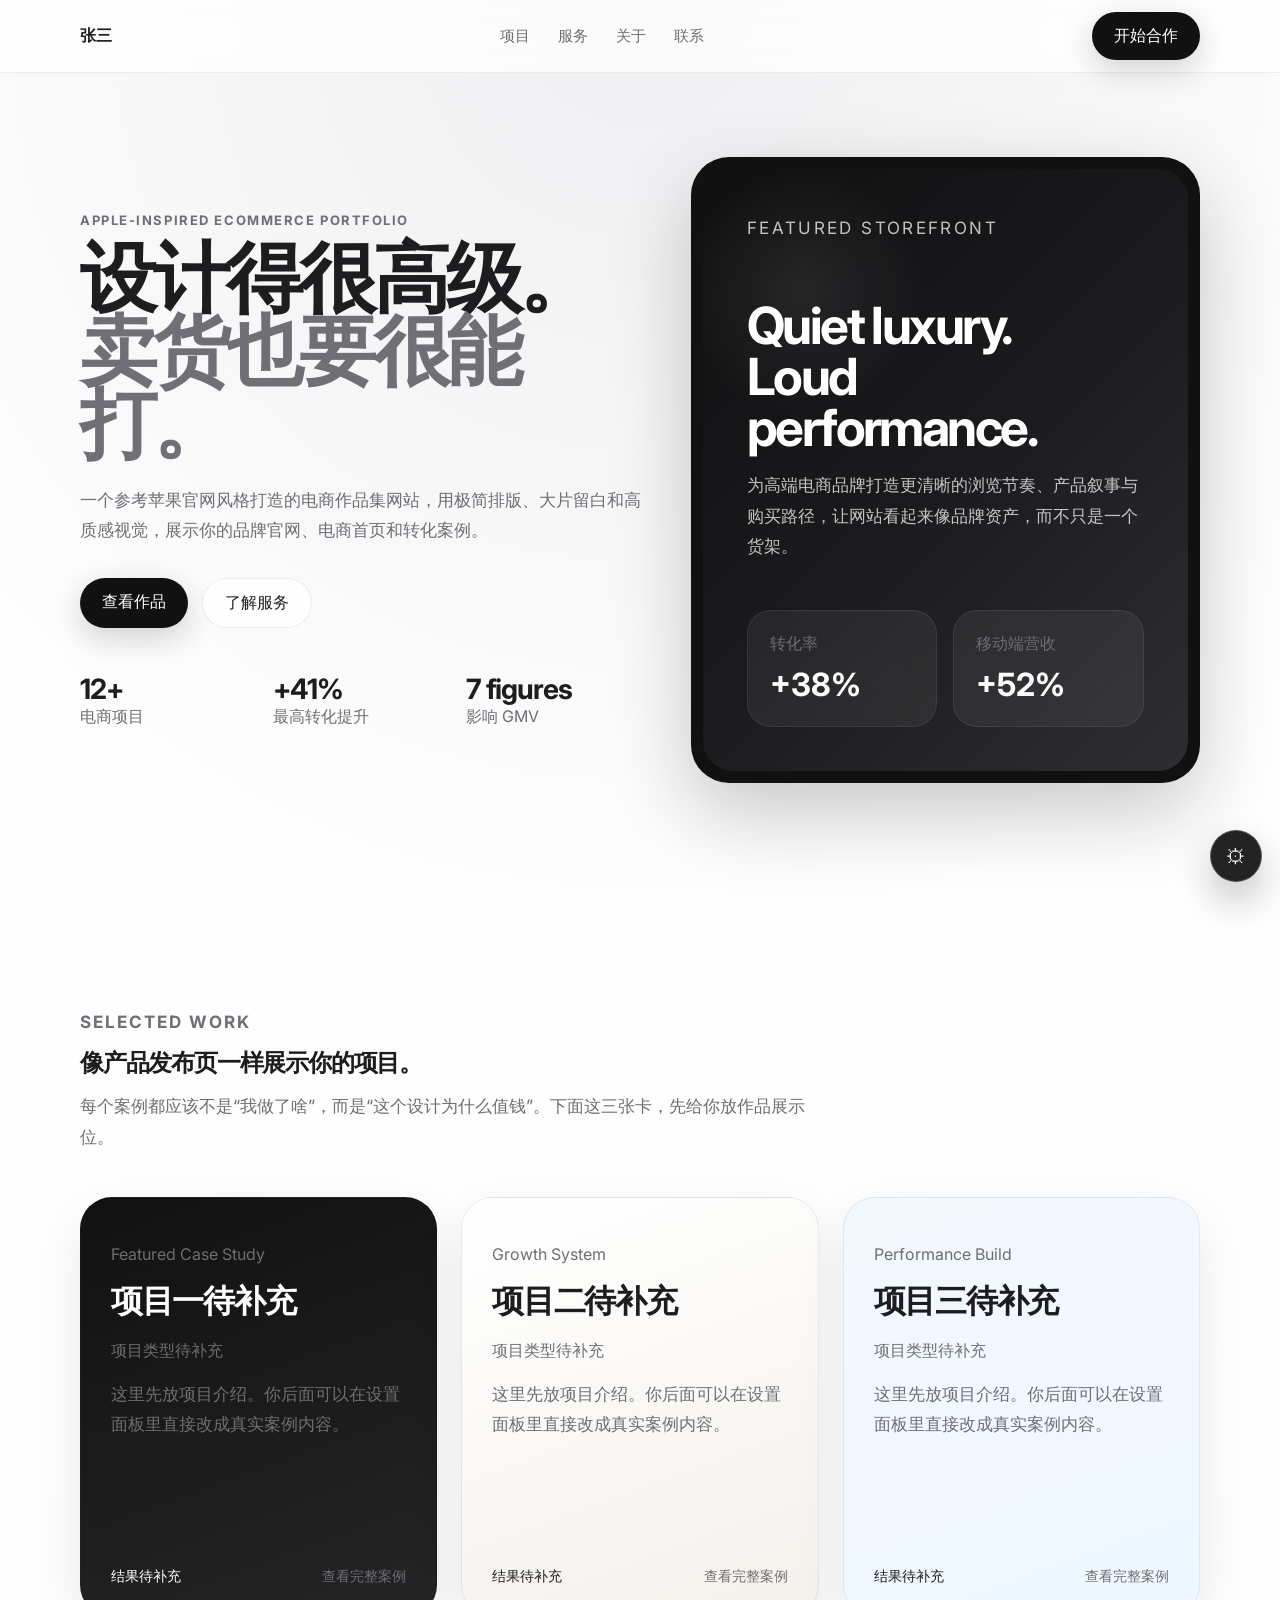
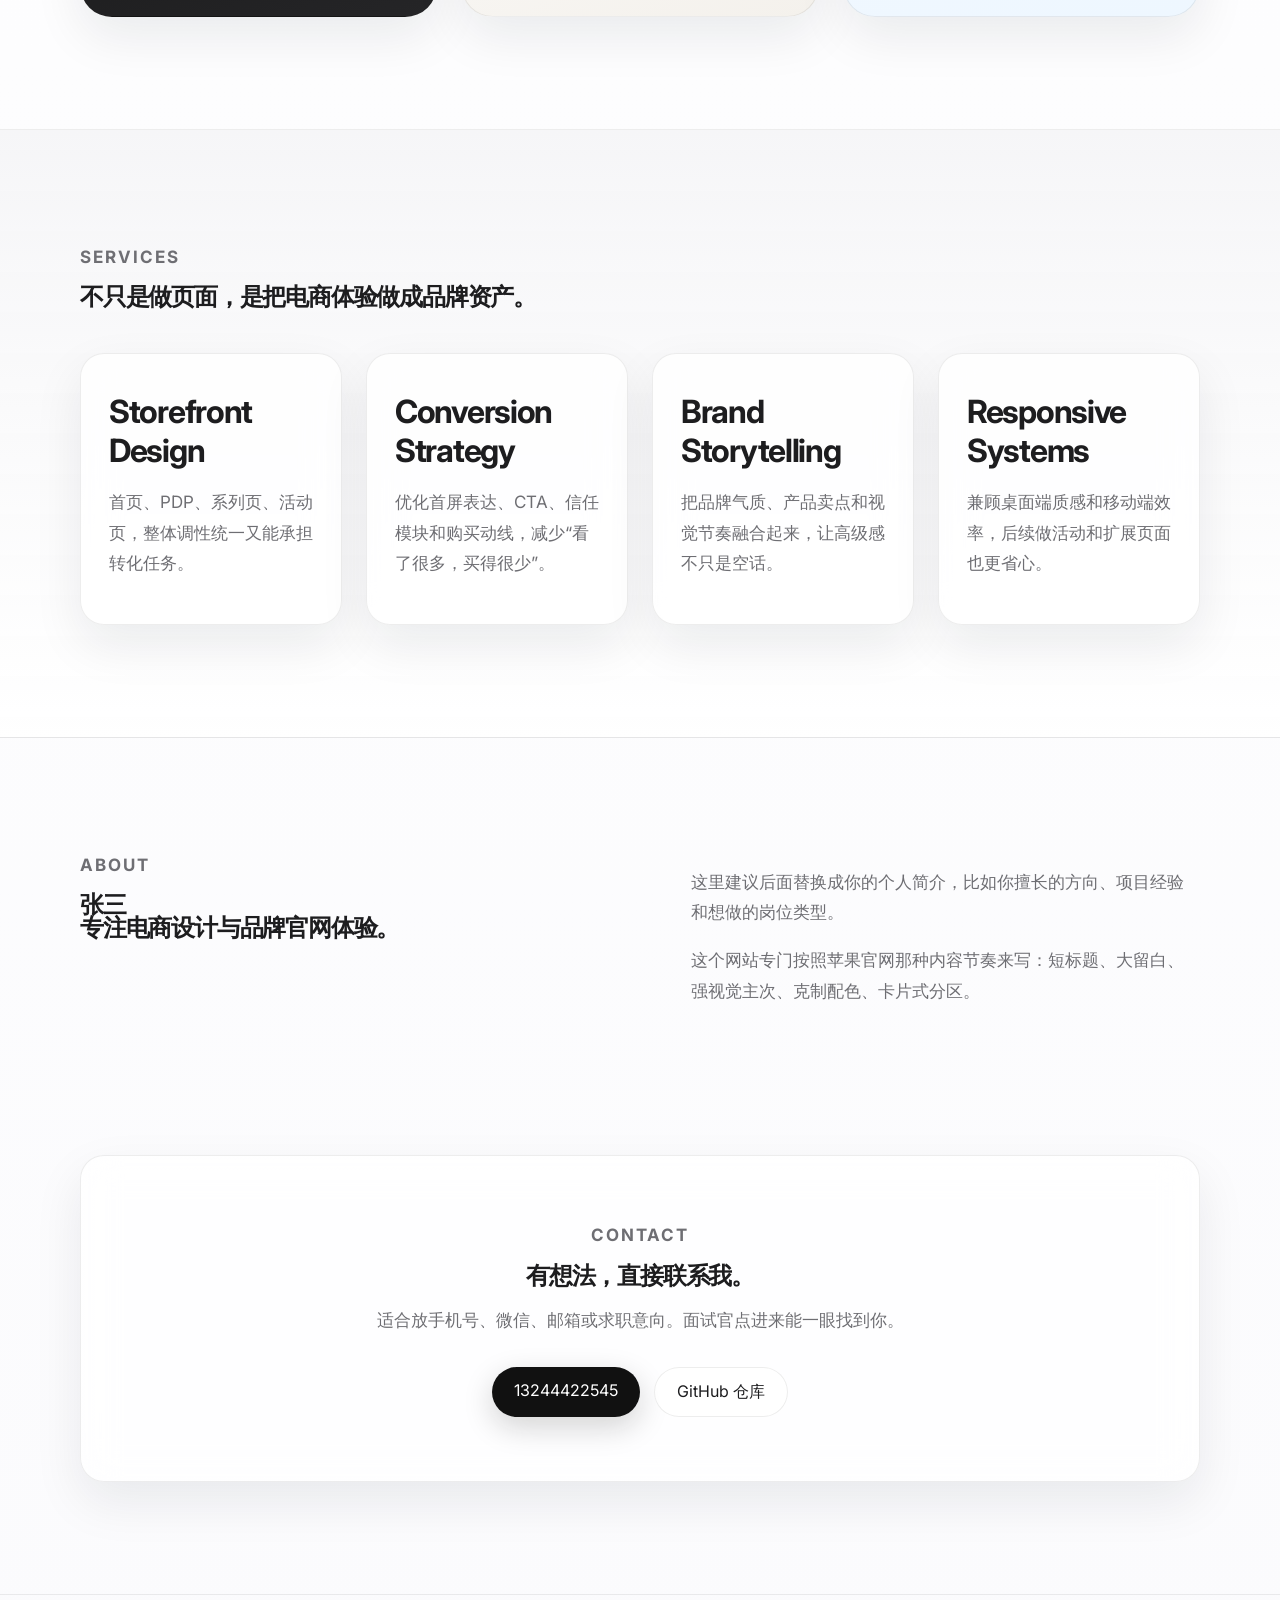
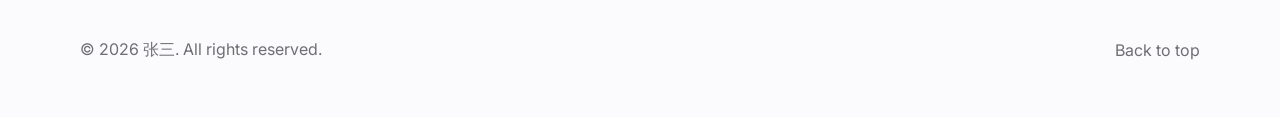
<file: index.html>
<!DOCTYPE html>
<html lang="zh-CN">
  <head>
    <meta charset="UTF-8" />
    <meta name="viewport" content="width=device-width, initial-scale=1.0" />
    <title>张三｜电商作品集</title>
    <meta name="description" content="张三的电商作品集网站，展示品牌官网、电商首页、落地页与转化优化案例。" />
    <link rel="preconnect" href="https://fonts.googleapis.com" />
    <link rel="preconnect" href="https://fonts.gstatic.com" crossorigin />
    <link href="https://fonts.googleapis.com/css2?family=Inter:wght@400;500;600;700;800&display=swap" rel="stylesheet" />
    <link rel="stylesheet" href="./styles.css" />
  </head>
  <body>
    <header class="site-header">
      <div class="container nav-wrap">
        <a class="brand" href="#top" data-bind="brandName">张三</a>
        <nav class="nav">
          <a href="#work" data-bind="navWork">项目</a>
          <a href="#services" data-bind="navServices">服务</a>
          <a href="#about" data-bind="navAbout">关于</a>
          <a href="#contact" data-bind="navContact">联系</a>
        </nav>
        <a class="nav-cta" href="#contact" data-bind="navCta">开始合作</a>
      </div>
    </header>

    <main id="top">
      <section class="hero section">
        <div class="container hero-grid">
          <div class="hero-copy reveal">
            <p class="eyebrow" data-bind="heroEyebrow">Apple-inspired eCommerce Portfolio</p>
            <h1>
              <span data-bind="heroTitle">设计得很高级。</span><br />
              <span class="hero-sub" data-bind="heroSubtitle">卖货也要很能打。</span>
            </h1>
            <p class="hero-text" data-bind="heroText">
              一个参考苹果官网风格打造的电商作品集网站，用极简排版、大片留白和高质感视觉，展示你的品牌官网、电商首页和转化案例。
            </p>
            <div class="hero-actions">
              <a class="button button-primary" href="#work" data-bind="heroButtonPrimary">查看作品</a>
              <a class="button button-secondary" href="#services" data-bind="heroButtonSecondary">了解服务</a>
            </div>
            <div class="hero-stats">
              <div>
                <strong data-bind="heroStat1Value">12+</strong>
                <span data-bind="heroStat1Label">电商项目</span>
              </div>
              <div>
                <strong data-bind="heroStat2Value">+41%</strong>
                <span data-bind="heroStat2Label">最高转化提升</span>
              </div>
              <div>
                <strong data-bind="heroStat3Value">7 figures</strong>
                <span data-bind="heroStat3Label">影响 GMV</span>
              </div>
            </div>
          </div>

          <div class="hero-panel reveal delay-1">
            <div class="panel-shell">
              <div class="panel-screen">
                <p class="panel-tag" data-bind="panelTag">Featured Storefront</p>
                <h2>
                  <span data-bind="panelTitle">Quiet luxury.</span><br />
                  <span data-bind="panelTitle2">Loud performance.</span>
                </h2>
                <p data-bind="panelText">
                  为高端电商品牌打造更清晰的浏览节奏、产品叙事与购买路径，让网站看起来像品牌资产，而不只是一个货架。
                </p>
                <div class="panel-metrics">
                  <div>
                    <span data-bind="panelMetric1Label">转化率</span>
                    <strong data-bind="panelMetric1Value">+38%</strong>
                  </div>
                  <div>
                    <span data-bind="panelMetric2Label">移动端营收</span>
                    <strong data-bind="panelMetric2Value">+52%</strong>
                  </div>
                </div>
              </div>
            </div>
          </div>
        </div>
      </section>

      <section id="work" class="section">
        <div class="container">
          <div class="section-head reveal">
            <p class="eyebrow" data-bind="workEyebrow">Selected Work</p>
            <h2 data-bind="workTitle">像产品发布页一样展示你的项目。</h2>
            <p data-bind="workText">每个案例都应该不是“我做了啥”，而是“这个设计为什么值钱”。下面这三张卡，先给你放作品展示位。</p>
          </div>

          <div class="project-grid">
            <article class="project-card dark reveal">
              <div>
                <p class="project-type" data-bind="project1Type">Featured Case Study</p>
                <h3 data-bind="project1Title">项目一待补充</h3>
                <p class="project-subtitle" data-bind="project1Subtitle">项目类型待补充</p>
                <p class="project-desc" data-bind="project1Desc">这里先放项目介绍。你后面可以在设置面板里直接改成真实案例内容。</p>
              </div>
              <div class="project-footer">
                <span data-bind="project1Metric">结果待补充</span>
                <a href="#contact">查看完整案例</a>
              </div>
            </article>

            <article class="project-card light reveal delay-1">
              <div>
                <p class="project-type" data-bind="project2Type">Growth System</p>
                <h3 data-bind="project2Title">项目二待补充</h3>
                <p class="project-subtitle" data-bind="project2Subtitle">项目类型待补充</p>
                <p class="project-desc" data-bind="project2Desc">这里先放项目介绍。你后面可以在设置面板里直接改成真实案例内容。</p>
              </div>
              <div class="project-footer">
                <span data-bind="project2Metric">结果待补充</span>
                <a href="#contact">查看完整案例</a>
              </div>
            </article>

            <article class="project-card blue reveal delay-2">
              <div>
                <p class="project-type" data-bind="project3Type">Performance Build</p>
                <h3 data-bind="project3Title">项目三待补充</h3>
                <p class="project-subtitle" data-bind="project3Subtitle">项目类型待补充</p>
                <p class="project-desc" data-bind="project3Desc">这里先放项目介绍。你后面可以在设置面板里直接改成真实案例内容。</p>
              </div>
              <div class="project-footer">
                <span data-bind="project3Metric">结果待补充</span>
                <a href="#contact">查看完整案例</a>
              </div>
            </article>
          </div>
        </div>
      </section>

      <section id="services" class="section section-muted" data-section="services">
        <div class="container">
          <div class="section-head reveal">
            <p class="eyebrow" data-bind="servicesEyebrow">Services</p>
            <h2 data-bind="servicesTitle">不只是做页面，是把电商体验做成品牌资产。</h2>
          </div>

          <div class="service-grid">
            <article class="service-card reveal">
              <h3 data-bind="service1Title">Storefront Design</h3>
              <p data-bind="service1Desc">首页、PDP、系列页、活动页，整体调性统一又能承担转化任务。</p>
            </article>
            <article class="service-card reveal delay-1">
              <h3 data-bind="service2Title">Conversion Strategy</h3>
              <p data-bind="service2Desc">优化首屏表达、CTA、信任模块和购买动线，减少“看了很多，买得很少”。</p>
            </article>
            <article class="service-card reveal delay-2">
              <h3 data-bind="service3Title">Brand Storytelling</h3>
              <p data-bind="service3Desc">把品牌气质、产品卖点和视觉节奏融合起来，让高级感不只是空话。</p>
            </article>
            <article class="service-card reveal delay-3">
              <h3 data-bind="service4Title">Responsive Systems</h3>
              <p data-bind="service4Desc">兼顾桌面端质感和移动端效率，后续做活动和扩展页面也更省心。</p>
            </article>
          </div>
        </div>
      </section>

      <section id="about" class="section" data-section="about">
        <div class="container about-grid">
          <div class="reveal">
            <p class="eyebrow" data-bind="aboutEyebrow">About</p>
            <h2><span data-bind="aboutTitle">张三</span><br /><span data-bind="aboutSubtitle">专注电商设计与品牌官网体验。</span></h2>
          </div>
          <div class="reveal delay-1">
            <p data-bind="aboutText1">这里建议后面替换成你的个人简介，比如你擅长的方向、项目经验和想做的岗位类型。</p>
            <p data-bind="aboutText2">这个网站专门按照苹果官网那种内容节奏来写：短标题、大留白、强视觉主次、克制配色、卡片式分区。</p>
          </div>
        </div>
      </section>

      <section id="contact" class="section cta-section" data-section="contact">
        <div class="container cta-box reveal">
          <p class="eyebrow" data-bind="contactEyebrow">Contact</p>
          <h2 data-bind="contactTitle">有想法，直接联系我。</h2>
          <p data-bind="contactText">适合放手机号、微信、邮箱或求职意向。面试官点进来能一眼找到你。</p>
          <div class="hero-actions centered">
            <a class="button button-primary" data-bind="contactPrimary" data-bind-href="contactPrimaryHref" href="tel:13244422545">13244422545</a>
            <a class="button button-secondary" data-bind="contactSecondary" data-bind-href="contactSecondaryHref" href="https://github.com/uncle128/portfolio-site" target="_blank" rel="noreferrer">GitHub 仓库</a>
          </div>
        </div>
      </section>
    </main>

    <footer class="site-footer">
      <div class="container footer-wrap">
        <p data-bind="footerText">© 2026 张三. All rights reserved.</p>
        <div><a href="#top">Back to top</a></div>
      </div>
    </footer>

    <button class="settings-trigger" id="settingsTrigger" aria-label="打开设置">⚙</button>

    <div class="admin-overlay" id="adminOverlay" aria-hidden="true">
      <div class="admin-login" id="adminLogin">
        <h3>设置入口</h3>
        <p>输入密码后即可编辑页面内容。</p>
        <input id="adminPasswordInput" type="password" placeholder="输入密码" />
        <div class="admin-row">
          <button class="button button-primary" id="adminLoginBtn" type="button">进入设置</button>
          <button class="button button-secondary" id="adminCloseBtn" type="button">取消</button>
        </div>
        <p class="admin-hint">默认密码可在 <code>site-config.json</code> 的 <code>adminPassword</code> 修改。</p>
        <p class="admin-error" id="adminError"></p>
      </div>

      <aside class="admin-panel hidden" id="adminPanel">
        <div class="admin-panel-head">
          <div>
            <h3>页面设置</h3>
            <p>这里改内容会立即预览。要让别人也看到，请导出并上传 <code>site-config.json</code>。</p>
          </div>
          <button class="admin-close-x" id="adminPanelClose" type="button">×</button>
        </div>

        <div class="admin-actions sticky-actions">
          <button class="button button-primary" id="saveLocalBtn" type="button">保存到当前浏览器</button>
          <button class="button button-secondary" id="exportBtn" type="button">导出配置</button>
        </div>

        <div class="admin-section">
          <h4>基础信息</h4>
          <label>名字<input data-config-key="brandName" type="text" /></label>
          <label>简介主标题<input data-config-key="aboutTitle" type="text" /></label>
          <label>简介副标题<input data-config-key="aboutSubtitle" type="text" /></label>
          <label>联系方式按钮文字<input data-config-key="contactPrimary" type="text" /></label>
          <label>联系方式链接<input data-config-key="contactPrimaryHref" type="text" /></label>
        </div>

        <div class="admin-section">
          <h4>首页首屏</h4>
          <label>小标题<input data-config-key="heroEyebrow" type="text" /></label>
          <label>主标题<input data-config-key="heroTitle" type="text" /></label>
          <label>副标题<input data-config-key="heroSubtitle" type="text" /></label>
          <label>说明文案<textarea data-config-key="heroText" rows="4"></textarea></label>
        </div>

        <div class="admin-section">
          <h4>项目一</h4>
          <label>项目名称<input data-config-key="project1Title" type="text" /></label>
          <label>项目类型<input data-config-key="project1Subtitle" type="text" /></label>
          <label>项目介绍<textarea data-config-key="project1Desc" rows="4"></textarea></label>
          <label>项目结果<input data-config-key="project1Metric" type="text" /></label>
        </div>

        <div class="admin-section">
          <h4>项目二</h4>
          <label>项目名称<input data-config-key="project2Title" type="text" /></label>
          <label>项目类型<input data-config-key="project2Subtitle" type="text" /></label>
          <label>项目介绍<textarea data-config-key="project2Desc" rows="4"></textarea></label>
          <label>项目结果<input data-config-key="project2Metric" type="text" /></label>
        </div>

        <div class="admin-section">
          <h4>项目三</h4>
          <label>项目名称<input data-config-key="project3Title" type="text" /></label>
          <label>项目类型<input data-config-key="project3Subtitle" type="text" /></label>
          <label>项目介绍<textarea data-config-key="project3Desc" rows="4"></textarea></label>
          <label>项目结果<input data-config-key="project3Metric" type="text" /></label>
        </div>

        <div class="admin-section">
          <h4>板块开关</h4>
          <label class="checkbox"><input data-config-key="showServices" type="checkbox" /> 显示服务板块</label>
          <label class="checkbox"><input data-config-key="showAbout" type="checkbox" /> 显示关于板块</label>
          <label class="checkbox"><input data-config-key="showContact" type="checkbox" /> 显示联系板块</label>
        </div>

        <div class="admin-section">
          <h4>辅助操作</h4>
          <button class="button button-secondary" id="importBtn" type="button">导入配置文件</button>
          <button class="button button-secondary" id="resetBtn" type="button">恢复默认配置</button>
          <input id="importFileInput" type="file" accept="application/json" hidden />
          <p class="admin-hint">导出后的 <code>site-config.json</code> 上传到仓库根目录，GitHub Pages 会重新发布，面试官打开链接就能看到最新版。</p>
        </div>
      </aside>
    </div>

    <script src="./script.js"></script>
  </body>
</html>
</file>
<file: styles.css>
:root {
  --bg: #fbfbfd;
  --surface: rgba(255, 255, 255, 0.78);
  --text: #1d1d1f;
  --muted: #6e6e73;
  --line: rgba(29, 29, 31, 0.08);
  --shadow: 0 20px 50px rgba(15, 23, 42, 0.08);
  --radius-xl: 32px;
  --radius-lg: 24px;
}

* { box-sizing: border-box; }
html { scroll-behavior: smooth; }
body {
  margin: 0;
  font-family: "Inter", -apple-system, BlinkMacSystemFont, "SF Pro Display", "PingFang SC", sans-serif;
  color: var(--text);
  background:
    radial-gradient(circle at top, rgba(120, 120, 140, 0.12), transparent 28%),
    linear-gradient(180deg, #ffffff 0%, var(--bg) 100%);
}
a { color: inherit; text-decoration: none; }
.container { width: min(1120px, calc(100% - 40px)); margin: 0 auto; }
.section { padding: 112px 0; }
.section-muted {
  background: linear-gradient(180deg, rgba(245, 245, 247, 0.9), rgba(255, 255, 255, 0.96));
  border-top: 1px solid var(--line);
  border-bottom: 1px solid var(--line);
}
.site-header {
  position: sticky; top: 0; z-index: 100;
  backdrop-filter: blur(18px);
  background: rgba(255, 255, 255, 0.72);
  border-bottom: 1px solid var(--line);
}
.nav-wrap, .footer-wrap { display: flex; align-items: center; justify-content: space-between; gap: 20px; }
.nav-wrap { min-height: 72px; }
.brand { font-weight: 700; letter-spacing: -0.03em; }
.nav { display: flex; gap: 28px; color: var(--muted); font-size: 15px; }
.nav a:hover, .footer-wrap a:hover { color: var(--text); }
.nav-cta, .button {
  border-radius: 999px; padding: 13px 22px; font-weight: 600;
  transition: transform 0.25s ease, box-shadow 0.25s ease, background 0.25s ease;
  border: none; cursor: pointer; font: inherit;
}
.nav-cta, .button-primary { background: #111111; color: #ffffff; box-shadow: 0 10px 30px rgba(17, 17, 17, 0.18); }
.button-secondary { border: 1px solid var(--line); background: rgba(255, 255, 255, 0.8); color: var(--text); }
.nav-cta:hover, .button:hover { transform: translateY(-1px); }
.hero { padding-top: 84px; }
.hero-grid, .about-grid { display: grid; grid-template-columns: 1.05fr 0.95fr; gap: 48px; align-items: center; }
.eyebrow {
  margin: 0 0 14px; font-size: 13px; font-weight: 700; letter-spacing: 0.12em;
  text-transform: uppercase; color: var(--muted);
}
.hero h1, .section-head h2, .about-grid h2, .cta-box h2 { margin: 0; letter-spacing: -0.05em; line-height: 0.95; }
.hero h1 { font-size: clamp(3.25rem, 6vw, 5.8rem); }
.hero-sub { color: #6f6f75; }
.hero-text, .section-head p, .about-grid p, .cta-box p, .project-desc, .service-card p, .panel-screen p {
  color: var(--muted); line-height: 1.8; font-size: 17px;
}
.hero-text { max-width: 700px; margin-top: 24px; }
.hero-actions { display: flex; flex-wrap: wrap; gap: 14px; margin-top: 32px; }
.hero-actions.centered { justify-content: center; }
.hero-stats { display: grid; grid-template-columns: repeat(3, minmax(0, 1fr)); gap: 16px; margin-top: 44px; }
.hero-stats strong { display: block; font-size: 28px; letter-spacing: -0.04em; }
.hero-stats span, .project-type, .project-subtitle, .panel-tag, .panel-metrics span, .project-footer a, .footer-wrap, .site-footer { color: var(--muted); }
.hero-panel { position: relative; }
.panel-shell { border-radius: 38px; padding: 12px; background: #111111; box-shadow: 0 30px 80px rgba(17, 17, 17, 0.22); }
.panel-screen {
  min-height: 560px; border-radius: 30px; padding: 44px; color: #ffffff;
  background: radial-gradient(circle at 20% 20%, rgba(255,255,255,0.08), transparent 20%), linear-gradient(135deg, #0f0f10 0%, #1a1a1d 48%, #2e2e32 100%);
}
.panel-tag { margin: 0 0 56px; text-transform: uppercase; font-size: 13px; letter-spacing: 0.14em; }
.panel-screen h2 { margin: 0; font-size: clamp(2.2rem, 4vw, 4rem); line-height: 1; letter-spacing: -0.05em; }
.panel-screen p { max-width: 420px; color: rgba(255,255,255,0.74); }
.panel-metrics { display: grid; grid-template-columns: repeat(2, minmax(0, 1fr)); gap: 16px; margin-top: 48px; }
.panel-metrics div, .project-card, .service-card, .cta-box { backdrop-filter: blur(18px); }
.panel-metrics div { padding: 22px; border-radius: 24px; background: rgba(255,255,255,0.06); border: 1px solid rgba(255,255,255,0.08); }
.panel-metrics strong { display: block; margin-top: 10px; font-size: 32px; }
.section-head { max-width: 740px; margin-bottom: 44px; }
.project-grid, .service-grid { display: grid; gap: 24px; }
.project-grid { grid-template-columns: repeat(3, minmax(0, 1fr)); }
.project-card {
  min-height: 420px; display: flex; flex-direction: column; justify-content: space-between;
  padding: 30px; border-radius: var(--radius-xl); border: 1px solid var(--line); box-shadow: var(--shadow);
}
.project-card.dark { background: linear-gradient(160deg, #111111 0%, #252527 100%); color: #ffffff; }
.project-card.light { background: linear-gradient(160deg, #ffffff 0%, #f4f1ec 100%); }
.project-card.blue { background: linear-gradient(160deg, #f3f8ff 0%, #eef7ff 100%); }
.project-card h3, .service-card h3 { margin: 10px 0 8px; font-size: 32px; letter-spacing: -0.04em; }
.project-footer { display: flex; justify-content: space-between; align-items: center; gap: 16px; font-size: 14px; }
.service-grid { grid-template-columns: repeat(4, minmax(0, 1fr)); }
.service-card, .cta-box { border-radius: var(--radius-lg); background: var(--surface); border: 1px solid var(--line); box-shadow: var(--shadow); }
.service-card { padding: 28px; }
.about-grid { align-items: start; }
.cta-section { padding-top: 20px; }
.cta-box { text-align: center; padding: 64px 48px; }
.site-footer { border-top: 1px solid var(--line); padding: 28px 0 40px; }
.reveal { opacity: 0; transform: translateY(32px); transition: opacity 0.8s ease, transform 0.8s ease; }
.reveal.delay-1 { transition-delay: 0.12s; }
.reveal.delay-2 { transition-delay: 0.22s; }
.reveal.delay-3 { transition-delay: 0.32s; }
.reveal.is-visible { opacity: 1; transform: translateY(0); }

.settings-trigger {
  position: fixed; right: 18px; bottom: 18px; z-index: 120;
  width: 52px; height: 52px; border-radius: 999px; border: 1px solid rgba(255,255,255,0.22);
  background: rgba(17,17,17,0.92); color: #fff; font-size: 20px; cursor: pointer;
  box-shadow: 0 18px 36px rgba(17,17,17,0.24);
}
.admin-overlay {
  position: fixed; inset: 0; background: rgba(8, 8, 10, 0.52); backdrop-filter: blur(12px);
  display: none; align-items: center; justify-content: center; z-index: 200;
  padding: 24px;
}
.admin-overlay.is-open { display: flex; }
.admin-login, .admin-panel {
  width: min(100%, 460px); max-height: calc(100vh - 48px); overflow: auto;
  background: rgba(255,255,255,0.96); border: 1px solid var(--line); border-radius: 28px;
  box-shadow: 0 30px 80px rgba(0,0,0,0.18); padding: 28px;
}
.admin-panel { width: min(100%, 620px); }
.hidden { display: none; }
.admin-login h3, .admin-panel h3 { margin: 0 0 10px; font-size: 28px; letter-spacing: -0.04em; }
.admin-login p, .admin-panel p, .admin-hint { color: var(--muted); line-height: 1.7; }
.admin-login input, .admin-section input, .admin-section textarea {
  width: 100%; margin-top: 10px; border-radius: 16px; border: 1px solid var(--line);
  padding: 13px 16px; font: inherit; background: #fff;
}
.admin-row, .admin-actions { display: flex; gap: 12px; flex-wrap: wrap; margin-top: 18px; }
.admin-error { color: #ca2b2b; min-height: 24px; margin-top: 12px; }
.admin-panel-head { display: flex; justify-content: space-between; align-items: start; gap: 16px; }
.admin-close-x {
  border: none; background: transparent; cursor: pointer; font-size: 32px; line-height: 1; color: var(--muted);
}
.sticky-actions {
  position: sticky; top: -28px; background: rgba(255,255,255,0.96); padding: 16px 0 14px; z-index: 2;
  border-bottom: 1px solid var(--line); margin-bottom: 18px;
}
.admin-section { padding: 18px 0; border-bottom: 1px solid var(--line); }
.admin-section:last-child { border-bottom: none; }
.admin-section h4 { margin: 0 0 12px; font-size: 18px; }
.admin-section label { display: block; margin-bottom: 12px; font-size: 14px; color: var(--muted); }
.admin-section textarea { min-height: 112px; resize: vertical; }
.checkbox { display: flex !important; align-items: center; gap: 10px; color: var(--text) !important; }
.checkbox input { width: 18px; height: 18px; margin: 0; }
code { background: rgba(17,17,17,0.06); padding: 2px 6px; border-radius: 8px; }

@media (max-width: 1060px) {
  .project-grid { grid-template-columns: 1fr; }
  .service-grid { grid-template-columns: repeat(2, minmax(0, 1fr)); }
}
@media (max-width: 820px) {
  .nav { display: none; }
  .hero-grid, .about-grid { grid-template-columns: 1fr; }
  .hero-stats { grid-template-columns: 1fr; }
  .panel-screen { min-height: auto; }
}
@media (max-width: 640px) {
  .section { padding: 84px 0; }
  .container { width: min(1120px, calc(100% - 24px)); }
  .nav-wrap { min-height: 64px; }
  .nav-cta { display: none; }
  .service-grid { grid-template-columns: 1fr; }
  .cta-box { padding: 44px 24px; }
  .admin-login, .admin-panel { padding: 22px; border-radius: 24px; }
  .sticky-actions { top: -22px; }
}
</file>
